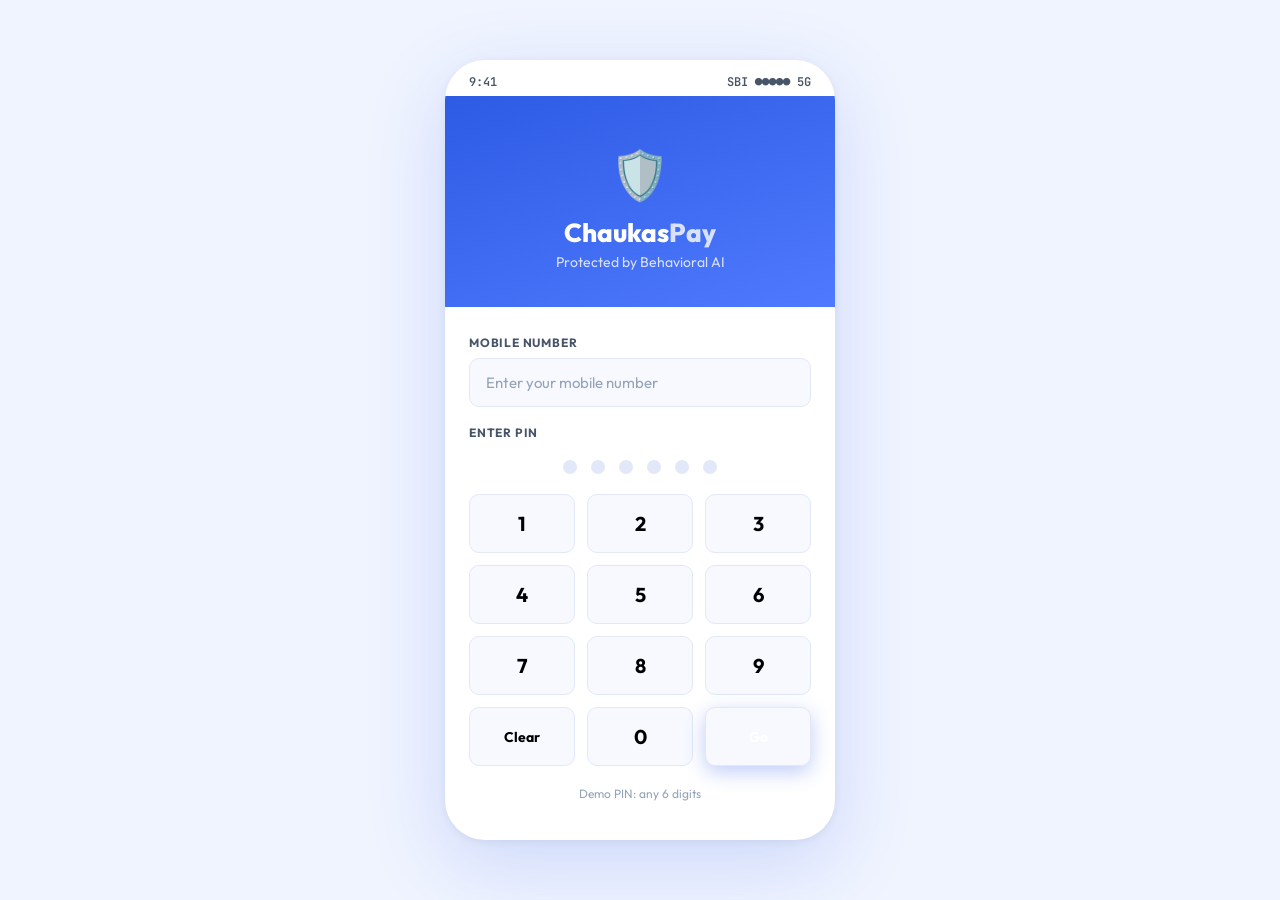
<file: upi-app/index.html>
<!DOCTYPE html>
<html lang="en">
<head>
  <meta charset="UTF-8" />
  <meta name="viewport" content="width=device-width, initial-scale=1.0"/>
  <title>Chaukas Pay — Login</title>
  <link rel="stylesheet" href="style.css"/>
</head>
<body>
<div class="phone">
  <div class="status-bar">
    <span>9:41</span>
    <span>SBI ●●●●● 5G</span>
  </div>

  <div class="login-hero">
    <div class="login-logo">🛡️</div>
    <div class="login-title">Chaukas<span style="opacity:0.8">Pay</span></div>
    <div class="login-sub">Protected by Behavioral AI</div>
  </div>

  <div class="login-form">
    <div class="form-group">
      <label class="form-label">Mobile Number</label>
      <input class="form-input" type="tel" placeholder="Enter your mobile number"
             id="mobile" maxlength="10"/>
    </div>

    <div style="margin-bottom:8px;">
      <label class="form-label">Enter PIN</label>
      <div class="pin-dots">
        <div class="pin-dot" id="d1"></div>
        <div class="pin-dot" id="d2"></div>
        <div class="pin-dot" id="d3"></div>
        <div class="pin-dot" id="d4"></div>
        <div class="pin-dot" id="d5"></div>
        <div class="pin-dot" id="d6"></div>
      </div>
    </div>

    <div class="numpad">
      <button class="num-btn" onclick="pressNum('1')">1</button>
      <button class="num-btn" onclick="pressNum('2')">2</button>
      <button class="num-btn" onclick="pressNum('3')">3</button>
      <button class="num-btn" onclick="pressNum('4')">4</button>
      <button class="num-btn" onclick="pressNum('5')">5</button>
      <button class="num-btn" onclick="pressNum('6')">6</button>
      <button class="num-btn" onclick="pressNum('7')">7</button>
      <button class="num-btn" onclick="pressNum('8')">8</button>
      <button class="num-btn" onclick="pressNum('9')">9</button>
      <button class="num-btn" onclick="clearPin()" style="font-size:14px;">Clear</button>
      <button class="num-btn" onclick="pressNum('0')">0</button>
      <button class="num-btn btn-primary" onclick="doLogin()" style="font-size:14px;">Go</button>
    </div>

    <p style="text-align:center;font-size:12px;color:var(--text-3);margin-top:20px;">
      Demo PIN: any 6 digits
    </p>
  </div>
</div>

<script>
  let pin = '';
  function pressNum(n) {
    if (pin.length >= 6) return;
    pin += n;
    updateDots();
    if (pin.length === 6) setTimeout(doLogin, 300);
  }
  function clearPin() { pin = pin.slice(0,-1); updateDots(); }
  function updateDots() {
    for (let i = 1; i <= 6; i++) {
      document.getElementById('d'+i).classList.toggle('filled', i <= pin.length);
    }
  }
  function doLogin() {
    if (pin.length < 4) { alert('Enter at least 4 digits'); return; }
    window.location.href = 'dashboard.html';
  }
</script>
</body>
</html>
</file>
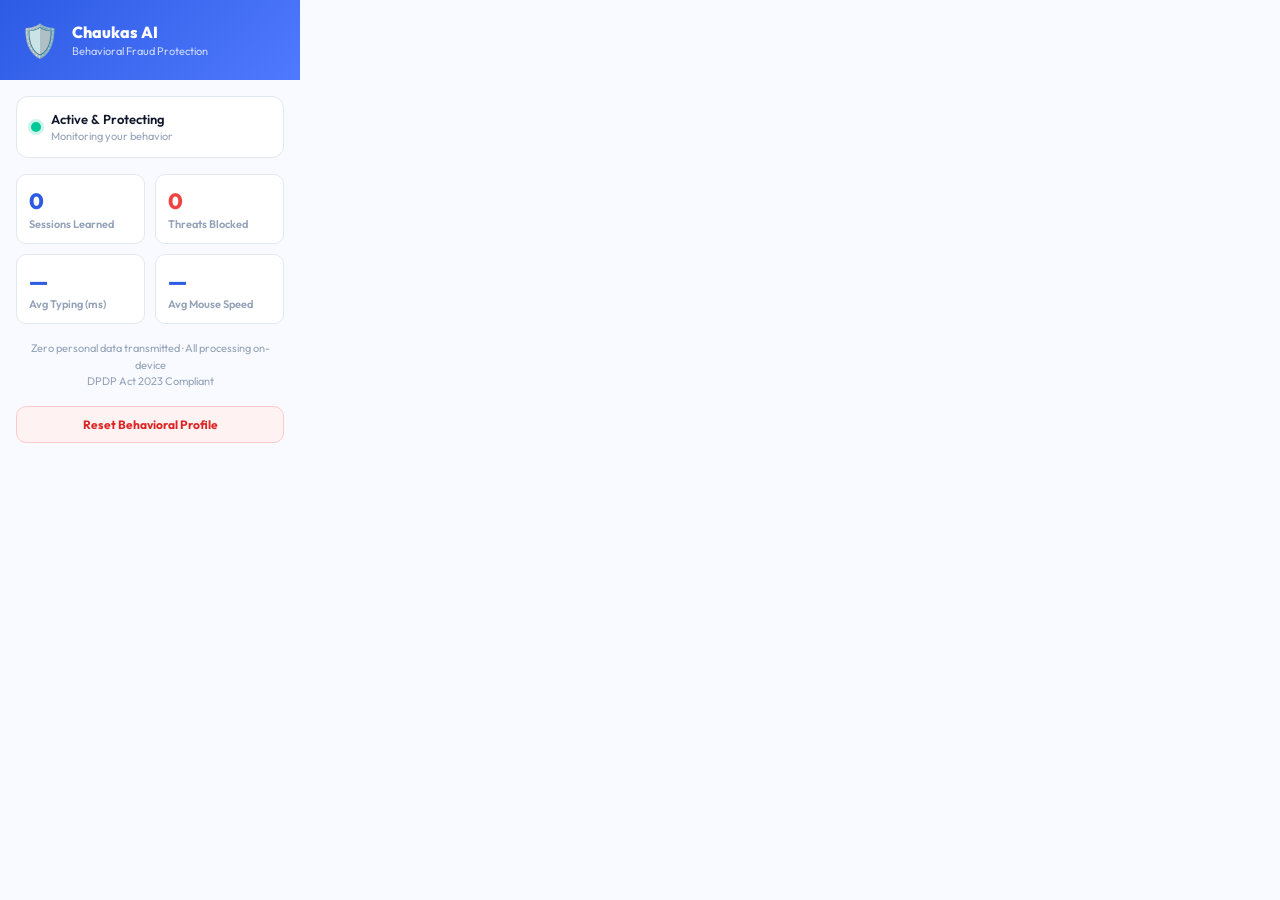
<file: extension/popup.html>
<!DOCTYPE html>
<html lang="en">
<head>
  <meta charset="UTF-8"/>
  <title>Chaukas AI</title>
  <style>
    @import url('https://fonts.googleapis.com/css2?family=Outfit:wght@400;600;700;800&display=swap');
    * { box-sizing: border-box; margin: 0; padding: 0; }

    body {
      font-family: 'Outfit', 'Segoe UI', sans-serif;
      width: 300px;
      background: #F8FAFF;
      color: #0F172A;
    }

    .header {
      background: linear-gradient(135deg, #2D5BE3, #4F7AFF);
      padding: 20px;
      display: flex;
      align-items: center;
      gap: 12px;
    }
    .shield { font-size: 32px; }
    .header-text h2 { font-size: 16px; font-weight: 800; color: white; }
    .header-text p  { font-size: 11px; color: rgba(255,255,255,0.75); margin-top: 2px; }

    .status-bar {
      margin: 16px;
      background: white;
      border: 1.5px solid #E2E8F0;
      border-radius: 12px;
      padding: 14px;
      display: flex;
      align-items: center;
      gap: 10px;
    }
    .status-dot {
      width: 10px; height: 10px; border-radius: 50%;
      background: #00C896;
      box-shadow: 0 0 0 3px rgba(0,200,150,0.2);
      flex-shrink: 0;
    }
    .status-dot.learning { background: #F59E0B; box-shadow: 0 0 0 3px rgba(245,158,11,0.2); }
    .status-text { font-size: 13px; font-weight: 600; color: #0F172A; }
    .status-sub  { font-size: 11px; color: #94A3B8; margin-top: 2px; }

    .stats {
      margin: 0 16px 16px;
      display: grid;
      grid-template-columns: 1fr 1fr;
      gap: 10px;
    }
    .stat-card {
      background: white;
      border: 1.5px solid #E2E8F0;
      border-radius: 10px;
      padding: 12px;
    }
    .stat-value { font-size: 22px; font-weight: 800; color: #2D5BE3; }
    .stat-label { font-size: 11px; color: #94A3B8; margin-top: 2px; font-weight: 600; }

    .footer {
      margin: 0 16px 16px;
      font-size: 11px;
      color: #94A3B8;
      text-align: center;
      line-height: 1.5;
    }

    .reset-btn {
      display: block;
      width: calc(100% - 32px);
      margin: 0 16px 16px;
      padding: 10px;
      background: #FEF2F2;
      border: 1.5px solid #FECACA;
      border-radius: 10px;
      color: #DC2626;
      font-size: 12px;
      font-weight: 700;
      cursor: pointer;
      font-family: inherit;
    }
    .reset-btn:hover { background: #FEE2E2; }
  </style>
</head>
<body>
  <div class="header">
    <div class="shield">🛡️</div>
    <div class="header-text">
      <h2>Chaukas AI</h2>
      <p>Behavioral Fraud Protection</p>
    </div>
  </div>

  <div class="status-bar">
    <div class="status-dot" id="status-dot"></div>
    <div>
      <div class="status-text" id="status-text">Active & Protecting</div>
      <div class="status-sub"  id="status-sub">Monitoring your behavior</div>
    </div>
  </div>

  <div class="stats">
    <div class="stat-card">
      <div class="stat-value" id="sessions">0</div>
      <div class="stat-label">Sessions Learned</div>
    </div>
    <div class="stat-card">
      <div class="stat-value" id="blocked" style="color:#EF4444;">0</div>
      <div class="stat-label">Threats Blocked</div>
    </div>
    <div class="stat-card">
      <div class="stat-value" id="avg-type">—</div>
      <div class="stat-label">Avg Typing (ms)</div>
    </div>
    <div class="stat-card">
      <div class="stat-value" id="avg-mouse">—</div>
      <div class="stat-label">Avg Mouse Speed</div>
    </div>
  </div>

  <div class="footer">
    Zero personal data transmitted · All processing on-device<br/>
    DPDP Act 2023 Compliant
  </div>

  <button class="reset-btn" id="reset-btn">Reset Behavioral Profile</button>

  <script src="popup.js"></script>
</body>
</html>
</file>
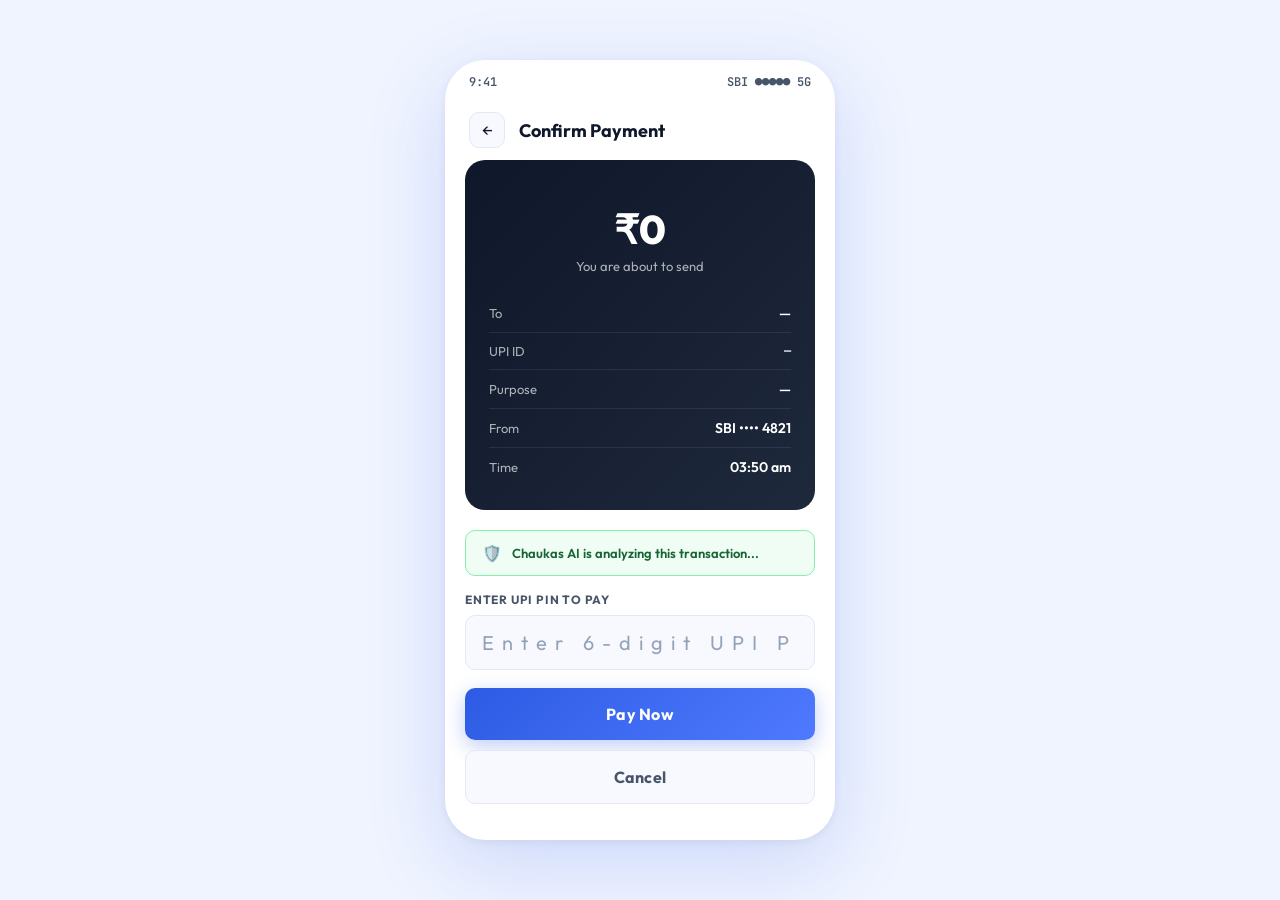
<file: upi-app/confirm.html>
<!DOCTYPE html>
<html lang="en">
<head>
  <meta charset="UTF-8"/>
  <meta name="viewport" content="width=device-width, initial-scale=1.0"/>
  <title>Chaukas Pay — Confirm Payment</title>
  <link rel="stylesheet" href="style.css"/>
</head>
<body>
<div class="phone">
  <div class="status-bar">
    <span>9:41</span>
    <span>SBI ●●●●● 5G</span>
  </div>

  <div class="page-header">
    <a class="back-btn" href="send.html">←</a>
    <div class="page-title">Confirm Payment</div>
  </div>

  <div class="content">

    <div class="confirm-card fade-up">
      <div class="confirm-amount">
        <div class="big" id="disp-amount">₹0</div>
        <div class="sub">You are about to send</div>
      </div>
      <div class="confirm-row">
        <span class="label">To</span>
        <span class="value" id="disp-receiver">—</span>
      </div>
      <div class="confirm-row">
        <span class="label">UPI ID</span>
        <span class="value" id="disp-upi" style="font-family:'JetBrains Mono',monospace;font-size:12px;">—</span>
      </div>
      <div class="confirm-row">
        <span class="label">Purpose</span>
        <span class="value" id="disp-purpose">—</span>
      </div>
      <div class="confirm-row">
        <span class="label">From</span>
        <span class="value">SBI •••• 4821</span>
      </div>
      <div class="confirm-row">
        <span class="label">Time</span>
        <span class="value" id="disp-time">—</span>
      </div>
    </div>

    <!-- AI Shield status -->
    <div class="alert-badge success fade-up delay-1" id="ai-status">
      <span style="font-size:16px;">🛡️</span>
      <span>Chaukas AI is analyzing this transaction...</span>
    </div>

    <div class="form-group fade-up delay-2">
      <label class="form-label">Enter UPI PIN to Pay</label>
      <input class="form-input" type="password" placeholder="Enter 6-digit UPI PIN"
             id="upi-pin" maxlength="6" style="letter-spacing:8px;font-size:20px;text-align:center;"/>
    </div>

    <button class="btn btn-primary fade-up delay-3" id="pay-btn" onclick="doPay()">
      Pay Now
    </button>

    <button class="btn btn-ghost fade-up delay-4" onclick="window.location.href='send.html'"
            style="margin-top:10px;">
      Cancel
    </button>
  </div>
</div>

<script>
  // load txn from sessionStorage
  const txn = JSON.parse(sessionStorage.getItem('txn') || '{}');
  document.getElementById('disp-amount').textContent  = '₹' + Number(txn.amount||0).toLocaleString('en-IN');
  document.getElementById('disp-receiver').textContent = txn.receiver || '—';
  document.getElementById('disp-upi').textContent      = txn.upi || '—';
  document.getElementById('disp-purpose').textContent  = txn.purpose || '—';
  const now = new Date();
  document.getElementById('disp-time').textContent =
    now.toLocaleTimeString('en-IN', {hour:'2-digit', minute:'2-digit'});

  function doPay() {
    const pin = document.getElementById('upi-pin').value;
    if (pin.length < 4) { alert('Enter your UPI PIN'); return; }
    // Extension will intercept here — for now go to success
    document.getElementById('pay-btn').textContent = 'Processing...';
    document.getElementById('pay-btn').disabled = true;
    setTimeout(() => { window.location.href = 'success.html'; }, 1800);
  }
</script>
</body>
</html>
</file>
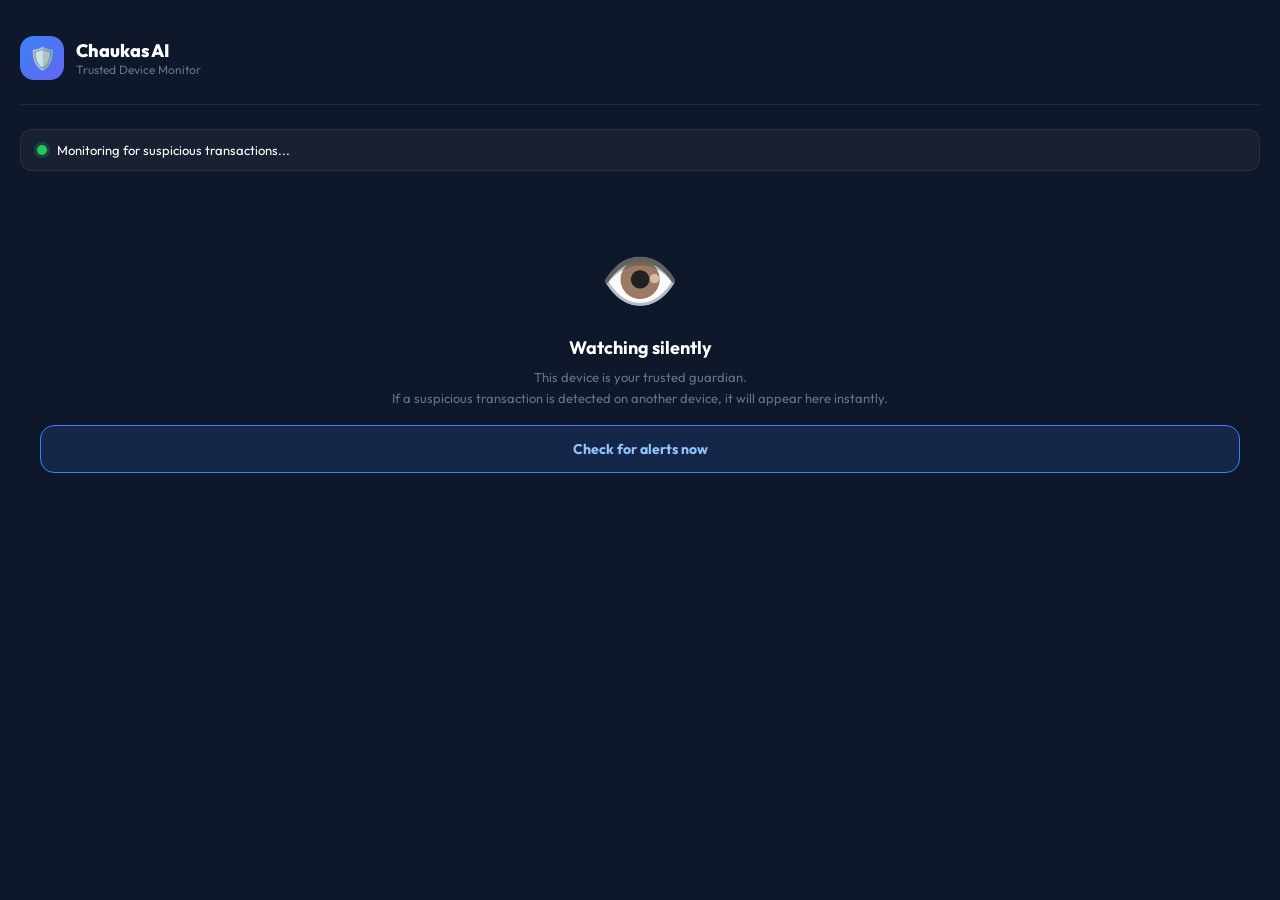
<file: upi-app/monitor.html>
<!DOCTYPE html>
<html lang="en">
<head>
  <meta charset="UTF-8"/>
  <meta name="viewport" content="width=device-width, initial-scale=1.0"/>
  <title>Chaukas AI — Trusted Device</title>
  <style>
    @import url('https://fonts.googleapis.com/css2?family=Outfit:wght@400;600;700;800&display=swap');
    *{box-sizing:border-box;margin:0;padding:0;}
    body{font-family:'Outfit',sans-serif;background:#0F172A;min-height:100vh;color:white;padding:20px;}
    .header{display:flex;align-items:center;gap:12px;padding:16px 0 24px;border-bottom:1px solid rgba(255,255,255,0.08);margin-bottom:24px;}
    .logo{width:44px;height:44px;background:linear-gradient(135deg,#3B82F6,#6366F1);border-radius:14px;display:flex;align-items:center;justify-content:center;font-size:22px;}
    .header-text h1{font-size:18px;font-weight:800;}
    .header-text p{font-size:12px;color:#64748B;}
    .status-bar{display:flex;align-items:center;gap:10px;background:rgba(255,255,255,0.04);border:1px solid rgba(255,255,255,0.08);border-radius:12px;padding:12px 16px;margin-bottom:20px;font-size:13px;}
    .dot{width:10px;height:10px;border-radius:50%;background:#22C55E;box-shadow:0 0 0 3px rgba(34,197,94,0.2);animation:pulse 2s infinite;flex-shrink:0;}
    .dot.alert{background:#EF4444;box-shadow:0 0 0 3px rgba(239,68,68,0.3);}
    @keyframes pulse{0%,100%{opacity:1;}50%{opacity:0.5;}}
    .waiting{text-align:center;padding:48px 20px;}
    .waiting .big-icon{font-size:64px;margin-bottom:16px;}
    .waiting h2{font-size:18px;font-weight:700;margin-bottom:8px;}
    .waiting p{font-size:13px;color:#64748B;line-height:1.6;}
    .alert-card{display:none;background:#1E293B;border:1.5px solid #EF4444;border-radius:20px;overflow:hidden;animation:slideIn 0.4s ease;}
    @keyframes slideIn{from{transform:translateY(-20px);opacity:0;}to{transform:translateY(0);opacity:1;}}
    .alert-header{background:#EF4444;padding:16px 20px;}
    .alert-header h2{font-size:16px;font-weight:800;}
    .alert-header p{font-size:11px;opacity:0.85;margin-top:2px;}
    .alert-body{padding:20px;}
    .info-grid{display:grid;grid-template-columns:1fr 1fr;gap:10px;margin-bottom:16px;}
    .info-item{background:rgba(255,255,255,0.05);border-radius:10px;padding:12px;}
    .info-item .lbl{font-size:10px;color:#64748B;font-weight:700;text-transform:uppercase;letter-spacing:0.5px;margin-bottom:4px;}
    .info-item .val{font-size:16px;font-weight:800;}
    .val-red{color:#EF4444;} .val-orange{color:#F59E0B;} .val-green{color:#22C55E;}
    .reason-box{background:rgba(239,68,68,0.08);border:1px solid rgba(239,68,68,0.2);border-radius:12px;padding:14px;font-size:13px;color:#FCA5A5;line-height:1.6;margin-bottom:20px;}
    .reason-box strong{color:white;display:block;margin-bottom:6px;}
    .btn{width:100%;padding:16px;border:none;border-radius:14px;font-size:16px;font-weight:800;cursor:pointer;font-family:inherit;margin-bottom:10px;transition:transform 0.15s;}
    .btn:active{transform:scale(0.97);}
    .btn-block{background:#EF4444;color:white;}
    .btn-approve{background:#22C55E;color:white;}
    .result-card{display:none;text-align:center;padding:32px 20px;background:#1E293B;border-radius:20px;}
    .result-card .ico{font-size:56px;margin-bottom:12px;}
    .result-card h2{font-size:20px;font-weight:800;margin-bottom:8px;}
    .result-card p{font-size:13px;color:#64748B;line-height:1.6;}
    .scan-btn{width:100%;padding:14px;background:rgba(59,130,246,0.15);border:1.5px solid #3B82F6;border-radius:14px;color:#93C5FD;font-size:14px;font-weight:700;cursor:pointer;font-family:inherit;margin-top:16px;}
  </style>
</head>
<body>

<div class="header">
  <div class="logo">🛡️</div>
  <div class="header-text">
    <h1>Chaukas AI</h1>
    <p>Trusted Device Monitor</p>
  </div>
</div>

<div class="status-bar">
  <div class="dot" id="status-dot"></div>
  <span id="status-text">Monitoring for suspicious transactions...</span>
</div>

<!-- Waiting state -->
<div class="waiting" id="waiting-view">
  <div class="big-icon">👁️</div>
  <h2>Watching silently</h2>
  <p>This device is your trusted guardian.<br/>If a suspicious transaction is detected on another device, it will appear here instantly.</p>
  <button class="scan-btn" onclick="checkNow()">Check for alerts now</button>
</div>

<!-- Alert card -->
<div class="alert-card" id="alert-card">
  <div class="alert-header">
    <h2>🚨 Suspicious Transaction Detected</h2>
    <p>A payment on your other device needs your decision</p>
  </div>
  <div class="alert-body">
    <div class="info-grid">
      <div class="info-item">
        <div class="lbl">Amount</div>
        <div class="val val-red" id="a-amount">—</div>
      </div>
      <div class="info-item">
        <div class="lbl">Risk Score</div>
        <div class="val val-red" id="a-score">—</div>
      </div>
      <div class="info-item">
        <div class="lbl">Verdict</div>
        <div class="val val-orange" id="a-verdict">—</div>
      </div>
      <div class="info-item">
        <div class="lbl">Time</div>
        <div class="val" id="a-time" style="font-size:13px;">—</div>
      </div>
    </div>
    <div class="reason-box">
      <strong>Why Chaukas AI flagged this:</strong>
      <span id="a-reason">—</span>
    </div>
    <button class="btn btn-block"   onclick="decide('BLOCKED')">🚫 Report Fraud &amp; Block</button>
    <button class="btn btn-approve" onclick="decide('AUTHORIZED')">✅ This was me — Authorize</button>
  </div>
</div>

<!-- Result card -->
<div class="result-card" id="result-card">
  <div class="ico" id="r-icon">—</div>
  <h2 id="r-title">—</h2>
  <p id="r-msg">—</p>
  <button class="scan-btn" onclick="resetMonitor()" style="margin-top:20px;">Monitor for next alert</button>
</div>

<script>
  const FB_URL = 'https://chaukas-ai-default-rtdb.firebaseio.com';
  let currentTxnId = null;
  let pollInterval = null;

  // Start polling on load
  startPolling();

  function startPolling() {
    pollInterval = setInterval(checkNow, 3000);
  }

  async function checkNow() {
    try {
      // Get all pending transactions
      const res  = await fetch(FB_URL + '/transactions.json');
      const data = await res.json();
      if (!data) return;

      // Find the most recent PENDING transaction
      const txnIds = Object.keys(data);
      let latestPending = null;
      let latestTime    = 0;

      for (const id of txnIds) {
        const txn = data[id];
        if (txn.status === 'PENDING') {
          const t = new Date(txn.time).getTime();
          if (t > latestTime) {
            latestTime    = t;
            latestPending = { id, ...txn };
          }
        }
      }

      if (latestPending && latestPending.id !== currentTxnId) {
        currentTxnId = latestPending.id;
        showAlert(latestPending);
      }

    } catch(e) {
      console.log('Poll error:', e.message);
    }
  }

  function showAlert(txn) {
    // Update status dot
    document.getElementById('status-dot').classList.add('alert');
    document.getElementById('status-text').textContent = 'ALERT — Action required!';

    // Fill in details
    document.getElementById('a-amount').textContent  = 'Rs.' + (txn.amount || '?');
    document.getElementById('a-score').textContent   = (txn.riskScore || '?') + '%';
    document.getElementById('a-verdict').textContent = txn.verdict || '?';
    document.getElementById('a-reason').textContent  = txn.reason  || '?';
    document.getElementById('a-time').textContent    = new Date(txn.time).toLocaleTimeString('en-IN');

    // Color score
    const score = txn.riskScore || 0;
    const scoreEl = document.getElementById('a-score');
    scoreEl.className = 'val ' + (score >= 56 ? 'val-red' : score >= 35 ? 'val-orange' : 'val-green');

    // Show alert, hide waiting
    document.getElementById('waiting-view').style.display = 'none';
    document.getElementById('alert-card').style.display   = 'block';

    // Vibrate if supported
    if (navigator.vibrate) navigator.vibrate([200, 100, 200]);
  }

  async function decide(action) {
  if (!currentTxnId) return;

  // Show loading immediately so user doesn't double click
  const blockBtn   = document.querySelector('.btn-block');
  const approveBtn = document.querySelector('.btn-approve');
  blockBtn.disabled   = true;
  approveBtn.disabled = true;
  blockBtn.style.opacity   = '0.5';
  approveBtn.style.opacity = '0.5';

  if (action === 'BLOCKED') {
    blockBtn.textContent = 'Blocking...';
  } else {
    approveBtn.textContent = 'Authorizing...';
  }

  try {
    const res = await fetch(FB_URL + '/transactions/' + currentTxnId + '/status.json', {
      method:  'PUT',
      headers: { 'Content-Type': 'application/json' },
      body:    JSON.stringify(action),
    });

    if (res.ok) {
      showResult(action);
    } else {
      throw new Error('Firebase write failed');
    }

  } catch(e) {
    // Re-enable buttons if it fails
    blockBtn.disabled        = false;
    approveBtn.disabled      = false;
    blockBtn.style.opacity   = '1';
    approveBtn.style.opacity = '1';
    blockBtn.textContent     = '🚫 Report Fraud & Block';
    approveBtn.textContent   = '✅ This was me — Authorize';
    alert('Connection issue — please try again');
  }
}
  function showResult(action) {
    document.getElementById('alert-card').style.display  = 'none';
    document.getElementById('result-card').style.display = 'block';

    if (action === 'AUTHORIZED') {
      document.getElementById('r-icon').textContent  = '✅';
      document.getElementById('r-title').textContent = 'Payment Authorized';
      document.getElementById('r-msg').textContent   = 'The transaction will proceed on the other device. Decision sent successfully.';
    } else {
      document.getElementById('r-icon').textContent  = '🚫';
      document.getElementById('r-title').textContent = 'Payment Blocked';
      document.getElementById('r-msg').textContent   = 'The transaction has been cancelled on the other device. Stay safe.';
    }

    // Reset dot
    document.getElementById('status-dot').classList.remove('alert');
    document.getElementById('status-text').textContent = 'Decision sent — monitoring resumed';
  }

  function resetMonitor() {
    currentTxnId = null;
    document.getElementById('result-card').style.display  = 'none';
    document.getElementById('waiting-view').style.display = 'block';
    document.getElementById('status-text').textContent    = 'Monitoring for suspicious transactions...';
  }
</script>

</body>
</html>
</file>
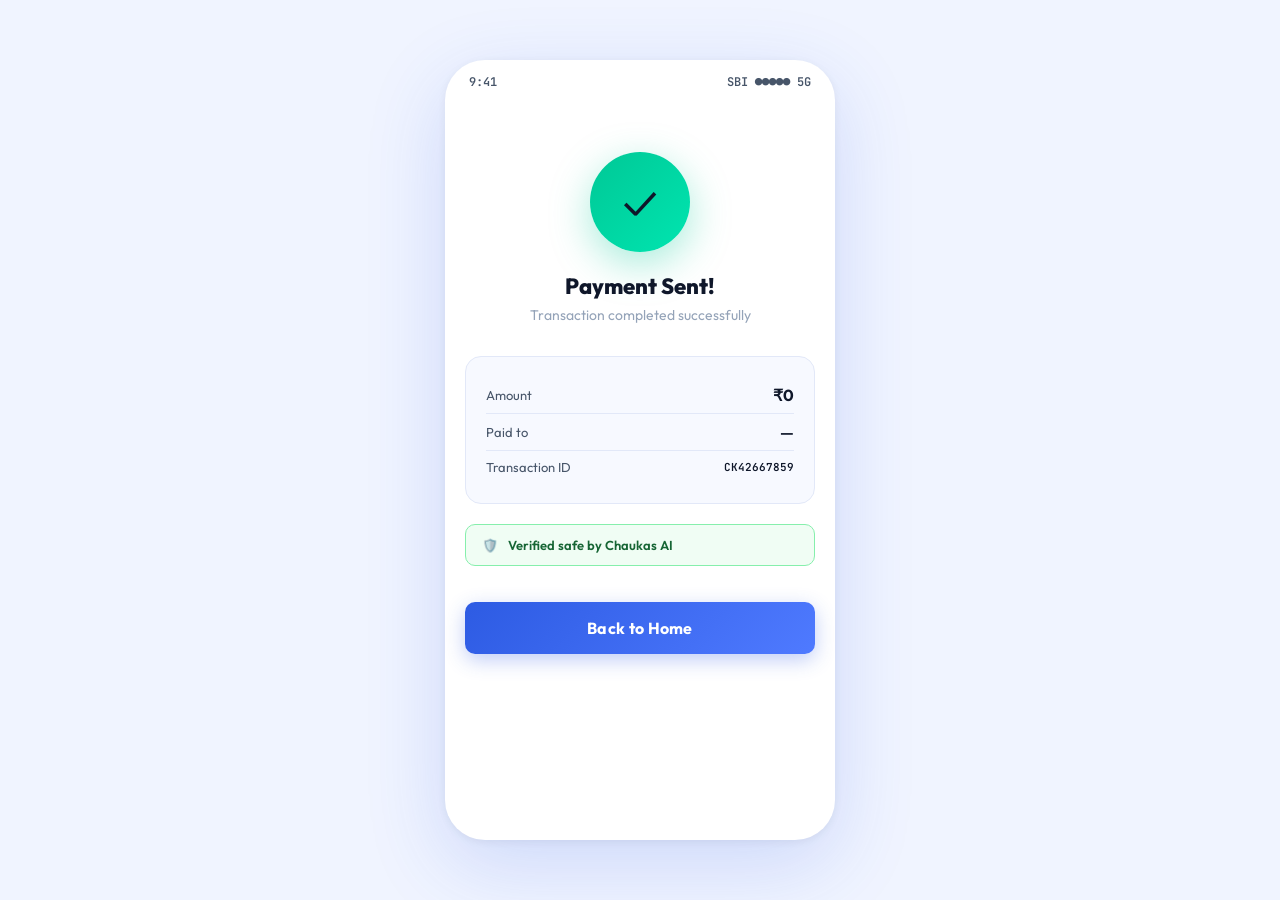
<file: upi-app/success.html>
<!DOCTYPE html>
<html lang="en">
<head>
  <meta charset="UTF-8"/>
  <meta name="viewport" content="width=device-width, initial-scale=1.0"/>
  <title>Chaukas Pay — Success</title>
  <link rel="stylesheet" href="style.css"/>
  <style>
    .success-ring {
      width: 100px; height: 100px; border-radius: 50%;
      background: linear-gradient(135deg,#00C896,#00E5B0);
      display: flex; align-items: center; justify-content: center;
      font-size: 44px; margin: 32px auto 20px;
      box-shadow: 0 12px 40px rgba(0,200,150,0.35);
      animation: pop 0.5s cubic-bezier(.36,.07,.19,.97);
    }
    @keyframes pop {
      0%   { transform: scale(0); opacity:0; }
      70%  { transform: scale(1.12); }
      100% { transform: scale(1); opacity:1; }
    }
  </style>
</head>
<body>
<div class="phone">
  <div class="status-bar">
    <span>9:41</span>
    <span>SBI ●●●●● 5G</span>
  </div>

  <div class="content" style="display:flex;flex-direction:column;align-items:center;padding-top:24px;">
    <div class="success-ring">✓</div>
    <h2 style="font-size:22px;font-weight:800;margin-bottom:6px;">Payment Sent!</h2>
    <p style="color:var(--text-3);font-size:14px;margin-bottom:32px;">Transaction completed successfully</p>

    <div style="width:100%;background:var(--surface2);border:1.5px solid var(--border);border-radius:16px;padding:20px;margin-bottom:20px;">
      <div class="confirm-row" style="padding:8px 0;border-bottom:1px solid var(--border);display:flex;justify-content:space-between;">
        <span style="color:var(--text-2);font-size:13px;">Amount</span>
        <span style="font-weight:700;" id="s-amount">—</span>
      </div>
      <div class="confirm-row" style="padding:8px 0;border-bottom:1px solid var(--border);display:flex;justify-content:space-between;">
        <span style="color:var(--text-2);font-size:13px;">Paid to</span>
        <span style="font-weight:600;" id="s-receiver">—</span>
      </div>
      <div class="confirm-row" style="padding:8px 0;display:flex;justify-content:space-between;">
        <span style="color:var(--text-2);font-size:13px;">Transaction ID</span>
        <span style="font-weight:600;font-family:'JetBrains Mono',monospace;font-size:11px;" id="s-txnid">—</span>
      </div>
    </div>

    <div class="alert-badge success" style="width:100%;">
      <span>🛡️</span>
      <span>Verified safe by Chaukas AI</span>
    </div>

    <button class="btn btn-primary" onclick="window.location.href='dashboard.html'" style="margin-top:20px;width:100%;">
      Back to Home
    </button>
  </div>
</div>
<script>
  const txn = JSON.parse(sessionStorage.getItem('txn')||'{}');
  document.getElementById('s-amount').textContent   = '₹'+Number(txn.amount||0).toLocaleString('en-IN');
  document.getElementById('s-receiver').textContent = txn.receiver||'—';
  document.getElementById('s-txnid').textContent    = 'CK'+Date.now().toString().slice(-8);
</script>
</body>
</html>
</file>
<file: upi-app/style.css>
@import url('https://fonts.googleapis.com/css2?family=Outfit:wght@300;400;500;600;700;800&family=JetBrains+Mono:wght@400;500&display=swap');

*, *::before, *::after { box-sizing: border-box; margin: 0; padding: 0; }

:root {
  --bg:        #F0F4FF;
  --surface:   #FFFFFF;
  --surface2:  #F7F9FF;
  --border:    #E2E8F8;
  --primary:   #2D5BE3;
  --primary-d: #1A3DB5;
  --primary-l: #EEF2FF;
  --accent:    #00C896;
  --accent-d:  #00A07A;
  --red:       #EF4444;
  --red-l:     #FEF2F2;
  --orange:    #F59E0B;
  --orange-l:  #FFFBEB;
  --text:      #0F172A;
  --text-2:    #475569;
  --text-3:    #94A3B8;
  --shadow:    0 4px 24px rgba(45,91,227,0.10);
  --shadow-lg: 0 8px 40px rgba(45,91,227,0.15);
  --radius:    16px;
  --radius-sm: 10px;
}

body {
  font-family: 'Outfit', sans-serif;
  background: var(--bg);
  color: var(--text);
  min-height: 100vh;
  display: flex;
  align-items: center;
  justify-content: center;
}

/* ── PHONE SHELL ── */
.phone {
  width: 390px;
  min-height: 780px;
  background: var(--surface);
  border-radius: 40px;
  box-shadow: 0 24px 80px rgba(45,91,227,0.18), 0 2px 8px rgba(0,0,0,0.06);
  overflow: hidden;
  display: flex;
  flex-direction: column;
  position: relative;
}

/* status bar */
.status-bar {
  display: flex;
  justify-content: space-between;
  align-items: center;
  padding: 14px 24px 6px;
  font-size: 12px;
  font-weight: 600;
  color: var(--text-2);
  font-family: 'JetBrains Mono', monospace;
}

/* ── HEADER ── */
.app-header {
  padding: 8px 24px 20px;
  display: flex;
  align-items: center;
  gap: 12px;
}
.app-header .logo {
  width: 38px; height: 38px;
  background: linear-gradient(135deg, var(--primary), #6B8EFF);
  border-radius: 12px;
  display: flex; align-items: center; justify-content: center;
  font-size: 18px; color: white; font-weight: 800;
}
.app-header .app-name { font-size: 18px; font-weight: 700; color: var(--text); }
.app-header .app-name span { color: var(--primary); }
.app-header .shield-badge {
  margin-left: auto;
  background: #E8F5E9;
  color: #2E7D32;
  font-size: 11px;
  font-weight: 700;
  padding: 4px 10px;
  border-radius: 20px;
  display: flex; align-items: center; gap: 4px;
}

/* ── SCROLL CONTENT ── */
.content { flex: 1; overflow-y: auto; padding: 0 20px 24px; }
.content::-webkit-scrollbar { display: none; }

/* ── BALANCE CARD ── */
.balance-card {
  background: linear-gradient(135deg, var(--primary) 0%, #4F7AFF 60%, #6B8EFF 100%);
  border-radius: 24px;
  padding: 28px 24px;
  color: white;
  margin-bottom: 24px;
  position: relative;
  overflow: hidden;
}
.balance-card::before {
  content: '';
  position: absolute;
  width: 180px; height: 180px;
  background: rgba(255,255,255,0.07);
  border-radius: 50%;
  top: -60px; right: -40px;
}
.balance-card::after {
  content: '';
  position: absolute;
  width: 120px; height: 120px;
  background: rgba(255,255,255,0.05);
  border-radius: 50%;
  bottom: -30px; left: 20px;
}
.balance-label { font-size: 13px; opacity: 0.8; font-weight: 500; margin-bottom: 6px; }
.balance-amount { font-size: 36px; font-weight: 800; letter-spacing: -1px; margin-bottom: 16px; }
.balance-row { display: flex; align-items: center; justify-content: space-between; }
.balance-acct { font-size: 12px; opacity: 0.75; font-family: 'JetBrains Mono', monospace; }
.balance-bank { font-size: 12px; font-weight: 600; opacity: 0.9;
  background: rgba(255,255,255,0.15); padding: 4px 10px; border-radius: 20px; }

/* ── QUICK ACTIONS ── */
.quick-actions {
  display: grid;
  grid-template-columns: repeat(4, 1fr);
  gap: 12px;
  margin-bottom: 24px;
}
.qa-btn {
  display: flex; flex-direction: column; align-items: center; gap: 8px;
  background: var(--surface2);
  border: 1.5px solid var(--border);
  border-radius: var(--radius);
  padding: 14px 8px;
  cursor: pointer;
  transition: all 0.2s;
  text-decoration: none;
  color: var(--text);
}
.qa-btn:hover { background: var(--primary-l); border-color: var(--primary); transform: translateY(-2px); }
.qa-icon { font-size: 22px; }
.qa-label { font-size: 11px; font-weight: 600; color: var(--text-2); text-align: center; }

/* ── SECTION TITLE ── */
.section-title {
  font-size: 15px; font-weight: 700; color: var(--text);
  margin-bottom: 12px;
  display: flex; align-items: center; justify-content: space-between;
}
.section-title a { font-size: 12px; font-weight: 600; color: var(--primary); text-decoration: none; }

/* ── TXN LIST ── */
.txn-list { display: flex; flex-direction: column; gap: 10px; margin-bottom: 24px; }
.txn-item {
  display: flex; align-items: center; gap: 14px;
  background: var(--surface2);
  border: 1.5px solid var(--border);
  border-radius: var(--radius-sm);
  padding: 14px;
  cursor: pointer;
  transition: all 0.2s;
  text-decoration: none;
  color: var(--text);
}
.txn-item:hover { border-color: var(--primary); background: var(--primary-l); }
.txn-avatar {
  width: 42px; height: 42px; border-radius: 14px;
  display: flex; align-items: center; justify-content: center;
  font-size: 18px; font-weight: 700; flex-shrink: 0;
}
.txn-info { flex: 1; }
.txn-name { font-size: 14px; font-weight: 600; margin-bottom: 2px; }
.txn-date { font-size: 12px; color: var(--text-3); }
.txn-amount { font-size: 15px; font-weight: 700; }
.txn-amount.credit { color: var(--accent); }
.txn-amount.debit  { color: var(--text); }

/* ── FORM ── */
.form-group { margin-bottom: 18px; }
.form-label { font-size: 12px; font-weight: 700; color: var(--text-2);
  text-transform: uppercase; letter-spacing: 0.8px; margin-bottom: 8px; display: block; }
.form-input {
  width: 100%; padding: 14px 16px;
  background: var(--surface2); border: 1.5px solid var(--border);
  border-radius: var(--radius-sm); font-size: 15px; font-family: 'Outfit', sans-serif;
  color: var(--text); outline: none; transition: all 0.2s;
}
.form-input:focus { border-color: var(--primary); background: white;
  box-shadow: 0 0 0 3px rgba(45,91,227,0.08); }
.form-input::placeholder { color: var(--text-3); }
select.form-input { cursor: pointer; }

/* ── BUTTONS ── */
.btn {
  width: 100%; padding: 16px;
  border: none; border-radius: var(--radius-sm);
  font-size: 16px; font-family: 'Outfit', sans-serif; font-weight: 700;
  cursor: pointer; transition: all 0.2s; letter-spacing: 0.3px;
}
.btn-primary {
  background: linear-gradient(135deg, var(--primary), #4F7AFF);
  color: white;
  box-shadow: 0 6px 20px rgba(45,91,227,0.30);
}
.btn-primary:hover { transform: translateY(-1px); box-shadow: 0 8px 28px rgba(45,91,227,0.40); }
.btn-primary:active { transform: translateY(0); }
.btn-danger {
  background: linear-gradient(135deg, var(--red), #FF6B6B);
  color: white;
  box-shadow: 0 6px 20px rgba(239,68,68,0.28);
}
.btn-ghost {
  background: var(--surface2); color: var(--text-2);
  border: 1.5px solid var(--border);
}
.btn-ghost:hover { border-color: var(--primary); color: var(--primary); }

/* ── LOGIN ── */
.login-hero {
  background: linear-gradient(160deg, var(--primary) 0%, #4F7AFF 100%);
  padding: 48px 24px 36px;
  text-align: center; color: white;
}
.login-logo { font-size: 48px; margin-bottom: 12px; }
.login-title { font-size: 26px; font-weight: 800; margin-bottom: 4px; }
.login-sub { font-size: 14px; opacity: 0.8; }
.login-form { padding: 28px 24px; }
.pin-dots { display: flex; justify-content: center; gap: 14px; margin: 20px 0; }
.pin-dot {
  width: 14px; height: 14px; border-radius: 50%;
  background: var(--border); transition: all 0.2s;
}
.pin-dot.filled { background: var(--primary); transform: scale(1.1); }
.numpad { display: grid; grid-template-columns: repeat(3, 1fr); gap: 12px; margin-top: 16px; }
.num-btn {
  padding: 16px; background: var(--surface2); border: 1.5px solid var(--border);
  border-radius: var(--radius-sm); font-size: 20px; font-weight: 700;
  cursor: pointer; transition: all 0.15s; font-family: 'Outfit', sans-serif;
}
.num-btn:hover { background: var(--primary-l); border-color: var(--primary); }
.num-btn:active { transform: scale(0.95); }

/* ── PAGE HEADER ── */
.page-header {
  display: flex; align-items: center; gap: 14px;
  padding: 16px 24px 12px;
}
.back-btn {
  width: 36px; height: 36px; border-radius: 10px;
  background: var(--surface2); border: 1.5px solid var(--border);
  display: flex; align-items: center; justify-content: center;
  cursor: pointer; font-size: 16px; text-decoration: none; color: var(--text);
  transition: all 0.2s;
}
.back-btn:hover { background: var(--primary-l); border-color: var(--primary); }
.page-title { font-size: 18px; font-weight: 700; }

/* ── CONFIRM CARD ── */
.confirm-card {
  background: linear-gradient(135deg, #0F172A, #1E293B);
  border-radius: 20px; padding: 24px; color: white; margin-bottom: 20px;
}
.confirm-row { display: flex; justify-content: space-between; align-items: center;
  padding: 10px 0; border-bottom: 1px solid rgba(255,255,255,0.08); }
.confirm-row:last-child { border-bottom: none; }
.confirm-row .label { font-size: 13px; opacity: 0.65; }
.confirm-row .value { font-size: 14px; font-weight: 600; }
.confirm-amount { text-align: center; padding: 20px 0; }
.confirm-amount .big { font-size: 40px; font-weight: 800; }
.confirm-amount .sub { font-size: 13px; opacity: 0.65; margin-top: 4px; }

/* ── ALERT BADGE ── */
.alert-badge {
  display: flex; align-items: center; gap: 10px;
  padding: 12px 16px; border-radius: var(--radius-sm);
  margin-bottom: 16px; font-size: 13px; font-weight: 600;
}
.alert-badge.warning { background: var(--orange-l); color: #92400E; border: 1.5px solid #FCD34D; }
.alert-badge.danger  { background: var(--red-l); color: #991B1B; border: 1.5px solid #FCA5A5; }
.alert-badge.success { background: #F0FDF4; color: #166534; border: 1.5px solid #86EFAC; }

/* ── BOTTOM NAV ── */
.bottom-nav {
  display: flex; border-top: 1.5px solid var(--border);
  background: white; padding: 8px 0 16px;
}
.nav-item {
  flex: 1; display: flex; flex-direction: column; align-items: center; gap: 4px;
  padding: 8px 4px; cursor: pointer; text-decoration: none;
  transition: all 0.2s; color: var(--text-3);
}
.nav-item.active { color: var(--primary); }
.nav-item .nav-icon { font-size: 20px; }
.nav-item .nav-label { font-size: 10px; font-weight: 600; }

/* ── ANIMATIONS ── */
@keyframes fadeUp {
  from { opacity: 0; transform: translateY(16px); }
  to   { opacity: 1; transform: translateY(0); }
}
.fade-up { animation: fadeUp 0.4s ease both; }
.delay-1 { animation-delay: 0.08s; }
.delay-2 { animation-delay: 0.16s; }
.delay-3 { animation-delay: 0.24s; }
.delay-4 { animation-delay: 0.32s; }
</file>
